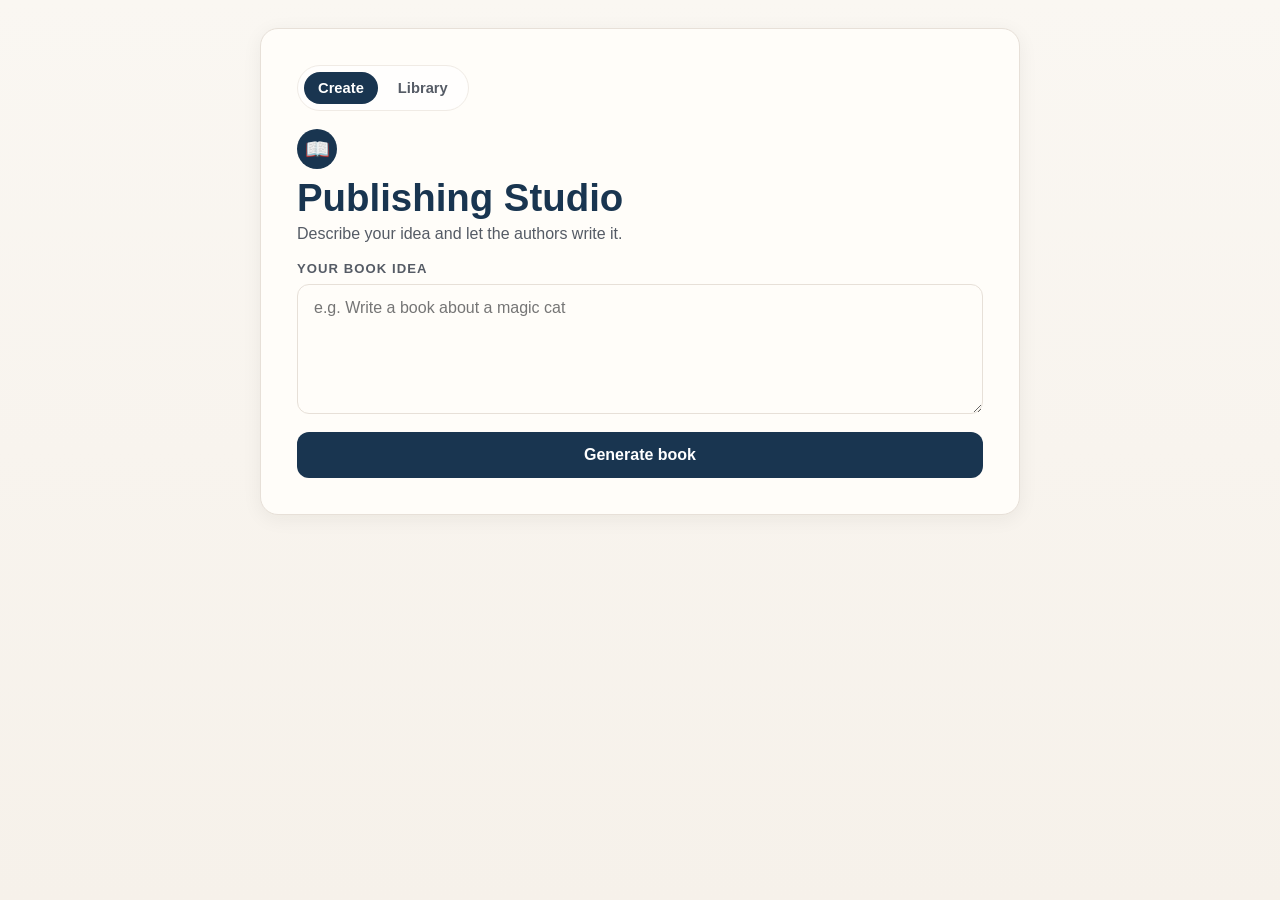
<file: src/publishing_studio/public/index.html>
<!DOCTYPE html>
<html lang="en">
  <head>
    <meta charset="UTF-8" />
    <meta name="viewport" content="width=device-width, initial-scale=1" />
    <title>Bookify Publishing Studio</title>
    <link rel="stylesheet" href="styles.css" />
  </head>
  <body>
    <div class="glow glow-a"></div>
    <div class="glow glow-b"></div>

    <main class="card">
      <nav class="nav">
        <a href="index.html" class="active">Create</a>
        <a href="books.html">Library</a>
      </nav>
      <header>
        <div class="logo">📖</div>
        <h1>Publishing Studio</h1>
        <p class="subtitle">Describe your idea and let the authors write it.</p>
      </header>

      <form id="form">
        <label for="prompt">Your book idea</label>
        <textarea
          id="prompt"
          rows="4"
          placeholder="e.g. Write a book about a magic cat"
          required
        ></textarea>
        <button id="generate" type="submit">
          <span class="btn-label">Generate book</span>
          <span class="spinner"></span>
        </button>
      </form>

      <section id="progress" class="progress hidden" aria-live="polite">
        <div class="progress-head">
          <span id="step-label" class="step-label">Queued</span>
          <span id="percent" class="percent">0%</span>
        </div>
        <div class="bar">
          <div id="bar-fill" class="bar-fill"></div>
        </div>
        <div id="step-count" class="step-count">Step 0 of 6</div>
      </section>

      <section id="error" class="message error hidden"></section>

      <section id="result" class="result hidden">
        <h2>Result</h2>
        <pre id="result-body"></pre>
      </section>
    </main>

    <script src="app.js"></script>
  </body>
</html>
</file>
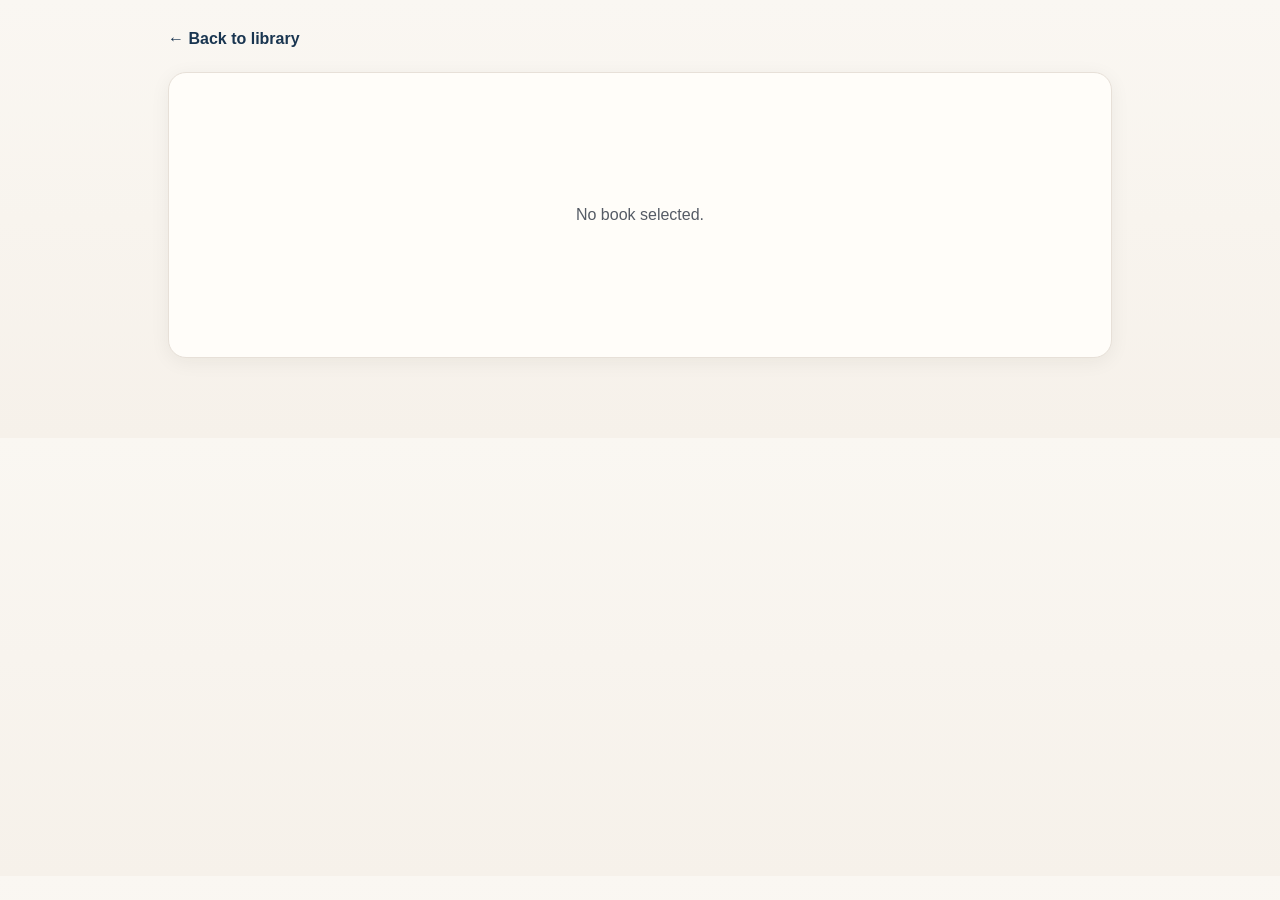
<file: src/library/book.html>
<!DOCTYPE html>
<html lang="en">
  <head>
    <meta charset="UTF-8" />
    <meta name="viewport" content="width=device-width, initial-scale=1.0" />
    <title>Book Reader</title>
    <link rel="stylesheet" href="styles.css" />
  </head>
  <body>
    <div class="reader-shell">
      <div class="reader-topbar">
        <a class="back-link" href="index.html">← Back to library</a>
      </div>

      <article class="book-reader" id="bookReader">
        <div class="empty-state">Loading book…</div>
      </article>
    </div>

    <script src="../books/catalog.js"></script>
    <script src="book.js"></script>
  </body>
</html>
</file>
<file: src/publishing_studio/public/styles.css>
:root {
  --bg-primary: #faf7f2;
  --bg-secondary: #fffdf9;
  --bg-card: #fffdf9;
  --bg-hover: #f5eee5;
  --bg-selected: #f1e5d5;
  --color-primary: #193550;
  --color-primary-hover: #284a68;
  --color-accent: #c89447;
  --color-accent-hover: #ac7831;
  --color-danger: #b94747;
  --color-success: #2f7d4d;
  --text-primary: #111722;
  --text-secondary: #555b65;
  --text-muted: #81818a;
  --text-on-primary: #ffffff;
  --border-primary: #e7e0d8;
  --border-light: #f0ebe5;
  --progress-fill: #193550;
  --progress-track: #e5e2de;
  --shadow-card: 0 4px 20px rgba(38, 30, 20, 0.06);
  --shadow-hover: 0 8px 28px rgba(38, 30, 20, 0.1);
  --radius-sm: 8px;
  --radius-md: 12px;
  --radius-lg: 18px;
  --radius-pill: 999px;
}

* {
  box-sizing: border-box;
}

html {
  scroll-behavior: smooth;
}

body {
  margin: 0;
  min-height: 100vh;
  padding: 28px 16px 48px;
  background: linear-gradient(180deg, var(--bg-primary) 0%, #f6f1ea 100%);
  color: var(--text-primary);
  font-family: "Segoe UI", Tahoma, Geneva, Verdana, sans-serif;
}

a {
  color: inherit;
  text-decoration: none;
}

button,
textarea {
  font: inherit;
}

.glow {
  display: none;
}

.card {
  width: 100%;
  max-width: 760px;
  margin: 0 auto;
  background: var(--bg-card);
  border: 1px solid var(--border-primary);
  border-radius: var(--radius-lg);
  box-shadow: var(--shadow-card);
  padding: clamp(20px, 4vw, 36px);
}

.card.wide {
  max-width: 1120px;
}

.nav {
  display: inline-flex;
  align-items: center;
  gap: 6px;
  padding: 6px;
  margin-bottom: 18px;
  border-radius: var(--radius-pill);
  background: rgba(255, 255, 255, 0.7);
  border: 1px solid var(--border-light);
}

.nav a {
  padding: 8px 14px;
  border-radius: var(--radius-pill);
  color: var(--text-secondary);
  font-weight: 700;
  font-size: 0.92rem;
  transition: background-color 0.2s ease, color 0.2s ease;
}

.nav a:hover {
  background: var(--bg-hover);
  color: var(--color-primary);
}

.nav a.active {
  background: var(--color-primary);
  color: var(--text-on-primary);
}

header {
  margin-bottom: 18px;
}

.logo {
  display: inline-flex;
  align-items: center;
  justify-content: center;
  width: 40px;
  height: 40px;
  border-radius: 50%;
  background: var(--color-primary);
  color: var(--text-on-primary);
  font-size: 20px;
  margin-bottom: 8px;
}

h1 {
  margin: 0 0 6px;
  color: var(--color-primary);
  font-size: clamp(1.8rem, 3vw, 2.6rem);
  line-height: 1.1;
}

.subtitle {
  margin: 0;
  color: var(--text-secondary);
}

label {
  display: block;
  margin-bottom: 8px;
  color: var(--text-secondary);
  font-size: 0.82rem;
  text-transform: uppercase;
  letter-spacing: 0.08em;
  font-weight: 700;
}

textarea {
  width: 100%;
  resize: vertical;
  min-height: 130px;
  padding: 14px 16px;
  border: 1px solid var(--border-primary);
  border-radius: var(--radius-md);
  background: var(--bg-secondary);
  color: var(--text-primary);
  outline: none;
  transition: border-color 0.2s ease, box-shadow 0.2s ease;
}

textarea:focus {
  border-color: var(--color-primary);
  box-shadow: 0 0 0 3px rgba(25, 53, 80, 0.12);
}

textarea:disabled {
  opacity: 0.75;
}

button {
  border: 1px solid transparent;
  border-radius: var(--radius-md);
  cursor: pointer;
}

#generate {
  width: 100%;
  margin-top: 14px;
  padding: 13px 16px;
  display: flex;
  align-items: center;
  justify-content: center;
  gap: 10px;
  background: var(--color-primary);
  color: var(--text-on-primary);
  font-size: 1rem;
  font-weight: 700;
  transition: background-color 0.2s ease, transform 0.2s ease;
}

#generate:hover:not(:disabled) {
  background: var(--color-primary-hover);
  transform: translateY(-1px);
}

#generate:disabled {
  cursor: not-allowed;
  opacity: 0.7;
}

.spinner {
  display: none;
  width: 16px;
  height: 16px;
  border: 2px solid rgba(255, 255, 255, 0.5);
  border-top-color: #fff;
  border-radius: 50%;
  animation: spin 0.8s linear infinite;
}

button.loading .spinner {
  display: inline-block;
}

.hidden {
  display: none !important;
}

.progress {
  margin-top: 24px;
  padding: 16px;
  border: 1px solid var(--border-primary);
  border-radius: var(--radius-md);
  background: var(--bg-secondary);
}

.progress-head {
  display: flex;
  justify-content: space-between;
  align-items: baseline;
  gap: 8px;
  margin-bottom: 10px;
}

.step-label {
  font-weight: 700;
  color: var(--text-primary);
}

.percent,
.step-count {
  font-size: 0.9rem;
  color: var(--text-secondary);
  font-variant-numeric: tabular-nums;
}

.bar {
  height: 12px;
  border-radius: var(--radius-pill);
  overflow: hidden;
  background: var(--progress-track);
}

.bar-fill {
  height: 100%;
  width: 0%;
  border-radius: var(--radius-pill);
  background: var(--progress-fill);
  transition: width 0.35s ease;
}

.bar-fill.done {
  background: var(--color-success);
}

.bar-fill.failed {
  background: var(--color-danger);
}

.step-count {
  margin-top: 10px;
}

.message,
.result {
  margin-top: 18px;
  border-radius: var(--radius-md);
  padding: 14px 16px;
  border: 1px solid var(--border-primary);
  background: var(--bg-secondary);
}

.error {
  color: #7a2020;
  border-color: rgba(185, 71, 71, 0.3);
  background: rgba(185, 71, 71, 0.09);
}

.result h2 {
  margin: 0 0 8px;
  color: var(--color-primary);
  font-size: 1rem;
}

.result pre {
  margin: 0;
  max-height: 320px;
  overflow: auto;
  white-space: pre-wrap;
  word-break: break-word;
  line-height: 1.5;
  color: var(--text-secondary);
}

.book-grid {
  display: grid;
  grid-template-columns: repeat(auto-fill, minmax(250px, 1fr));
  gap: 14px;
}

.book-card {
  margin: 0;
  width: 100%;
  padding: 14px;
  display: flex;
  gap: 14px;
  align-items: flex-start;
  text-align: left;
  border: 1px solid var(--border-primary);
  border-radius: var(--radius-md);
  background: var(--bg-secondary);
  box-shadow: var(--shadow-card);
  transition: transform 0.2s ease, box-shadow 0.2s ease;
}

.book-card:hover:not(:disabled) {
  transform: translateY(-2px);
  box-shadow: var(--shadow-hover);
}

.book-cover {
  flex: none;
  width: 64px;
  height: 92px;
  border-radius: 8px 10px 10px 8px;
  display: grid;
  place-items: center;
  font-size: 28px;
  font-weight: 700;
  color: var(--text-on-primary);
  background: linear-gradient(160deg, #2d5478, #193550);
}

.book-info h3 {
  margin: 0 0 4px;
  font-size: 1.05rem;
  color: var(--text-primary);
}

.book-info .by,
.book-info .meta {
  margin: 0;
  font-size: 0.82rem;
  color: var(--text-muted);
}

.book-info p {
  margin: 7px 0 0;
  font-size: 0.9rem;
  color: var(--text-secondary);
}

.link-btn,
.secondary {
  width: auto;
  margin: 0;
  padding: 8px 14px;
  background: var(--bg-secondary);
  border: 1px solid var(--border-primary);
  color: var(--color-primary);
  font-weight: 700;
}

.link-btn {
  margin-bottom: 16px;
}

.secondary:hover,
.link-btn:hover {
  background: var(--bg-hover);
}

#reader h1 {
  margin-bottom: 0;
}

#reader .subtitle {
  margin-top: 4px;
}

.book-desc {
  margin-top: 8px;
  color: var(--text-secondary);
  font-style: italic;
}

.reader-layout {
  display: grid;
  grid-template-columns: 220px 1fr;
  gap: 20px;
  margin-top: 16px;
}

.toc {
  list-style: none;
  margin: 0;
  padding: 0;
  align-self: start;
  position: sticky;
  top: 12px;
}

.toc button {
  width: 100%;
  margin: 0 0 6px;
  padding: 9px 11px;
  border: 1px solid transparent;
  border-radius: var(--radius-sm);
  background: transparent;
  text-align: left;
  color: var(--text-secondary);
  font-size: 0.9rem;
}

.toc button small {
  display: block;
  margin-top: 2px;
  font-size: 0.72rem;
  color: var(--text-muted);
}

.toc li.active button {
  border-color: var(--border-primary);
  background: var(--bg-selected);
  color: var(--color-primary);
}

.chapter {
  min-width: 0;
  padding: 16px 20px;
  border-radius: var(--radius-md);
  border: 1px solid var(--border-primary);
  background: var(--bg-secondary);
  line-height: 1.75;
  color: var(--text-primary);
}

.chapter-title {
  color: var(--color-primary);
}

.chapter h1,
.chapter h2,
.chapter h3 {
  color: var(--color-primary);
  line-height: 1.3;
}

.chapter blockquote {
  margin: 1em 0;
  padding: 4px 14px;
  border-left: 3px solid var(--color-accent);
  color: var(--text-secondary);
}

.chapter code {
  background: #f0ebe5;
  padding: 2px 5px;
  border-radius: 4px;
}

.chapter pre {
  overflow: auto;
  padding: 12px;
  border-radius: var(--radius-sm);
  background: #f3efe8;
}

.chapter a {
  color: var(--color-primary);
  text-decoration: underline;
}

.chapter hr {
  border: 0;
  border-top: 1px solid var(--border-primary);
}

.chapter-nav {
  margin-top: 16px;
  display: flex;
  justify-content: space-between;
}

@keyframes spin {
  to {
    transform: rotate(360deg);
  }
}

@media (max-width: 760px) {
  body {
    padding: 14px;
  }

  .card {
    padding: 16px;
  }

  .reader-layout {
    grid-template-columns: 1fr;
  }

  .toc {
    position: static;
  }

  .book-grid {
    grid-template-columns: 1fr;
  }
}
</file>
<file: src/library/styles.css>
:root {
  --bg-primary: #FAF7F2;
  --bg-secondary: #FFFDF9;
  --bg-card: #FFFDF9;
  --bg-hover: #F5EEE5;
  --bg-selected: #F1E5D5;
  --color-primary: #193550;
  --color-primary-hover: #284A68;
  --color-accent: #C89447;
  --color-accent-hover: #AC7831;
  --text-primary: #111722;
  --text-secondary: #555B65;
  --text-muted: #81818A;
  --text-on-primary: #FFFFFF;
  --border-primary: #E7E0D8;
  --border-light: #F0EBE5;
  --progress-fill: #193550;
  --progress-track: #E5E2DE;
  --shadow-card: 0 4px 20px rgba(38, 30, 20, 0.06);
  --shadow-hover: 0 8px 28px rgba(38, 30, 20, 0.10);
  --radius-sm: 8px;
  --radius-md: 12px;
  --radius-lg: 18px;
  --radius-pill: 999px;
}

* {
  box-sizing: border-box;
}

html {
  scroll-behavior: smooth;
}

body {
  margin: 0;
  background: linear-gradient(180deg, var(--bg-primary) 0%, #f6f1ea 100%);
  color: var(--text-primary);
  font-family: "Segoe UI", Tahoma, Geneva, Verdana, sans-serif;
}

img {
  display: block;
  max-width: 100%;
}

a {
  color: inherit;
  text-decoration: none;
}

button {
  font: inherit;
}

.page-shell {
  max-width: 1280px;
  margin: 0 auto;
  padding: 24px 20px 80px;
}

.site-header {
  margin-bottom: 24px;
}

.brand-lockup {
  display: inline-flex;
  align-items: center;
  gap: 12px;
  padding: 10px 16px;
  border-radius: var(--radius-pill);
  background: rgba(255, 255, 255, 0.6);
  border: 1px solid var(--border-light);
  box-shadow: var(--shadow-card);
}

.brand-mark {
  display: inline-flex;
  width: 32px;
  height: 32px;
  border-radius: 50%;
  align-items: center;
  justify-content: center;
  background: var(--color-primary);
  color: var(--text-on-primary);
  font-weight: 700;
}

.brand-text {
  font-weight: 700;
  color: var(--color-primary);
  letter-spacing: 0.02em;
}

.hero {
  position: relative;
  overflow: hidden;
  border-radius: var(--radius-lg);
  box-shadow: var(--shadow-card);
  border: 1px solid var(--border-primary);
  background: var(--color-primary);
}

.hero-banner {
  width: 100%;
  height: min(42vw, 360px);
  min-height: 220px;
  object-fit: cover;
  display: block;
}

.hero-overlay {
  position: absolute;
  inset: 0;
  display: flex;
  flex-direction: column;
  justify-content: center;
  padding: 36px clamp(20px, 5vw, 56px);
  background: linear-gradient(90deg, rgba(25, 53, 80, 0.82), rgba(25, 53, 80, 0.2));
}

.eyebrow {
  margin: 0 0 10px;
  color: var(--color-accent);
  text-transform: uppercase;
  letter-spacing: 0.12em;
  font-size: 0.72rem;
  font-weight: 700;
}

.hero-overlay h1 {
  margin: 0;
  max-width: 620px;
  font-size: clamp(2.2rem, 4vw, 4rem);
  line-height: 1.05;
  color: var(--text-on-primary);
}

section {
  margin-top: 42px;
}

.section-heading {
  display: flex;
  align-items: end;
  justify-content: space-between;
  gap: 16px;
  margin-bottom: 18px;
}

.section-heading h2 {
  margin: 0;
  font-size: clamp(1.7rem, 2vw, 2.4rem);
  color: var(--text-primary);
}

.carousel-controls {
  display: flex;
  gap: 8px;
}

.carousel-button {
  width: 42px;
  height: 42px;
  border: 1px solid var(--border-primary);
  background: var(--bg-card);
  color: var(--color-primary);
  border-radius: 50%;
  cursor: pointer;
  transition: transform 0.2s ease, box-shadow 0.2s ease;
}

.carousel-button:hover {
  transform: translateY(-1px);
  box-shadow: var(--shadow-card);
}

.author-carousel {
  display: flex;
  gap: 18px;
  overflow-x: auto;
  padding-bottom: 8px;
  scroll-snap-type: x proximity;
  scrollbar-width: thin;
}

.author-card {
  min-width: clamp(200px, 22vw, 250px);
  background: var(--bg-card);
  border: 1px solid var(--border-primary);
  border-radius: var(--radius-lg);
  box-shadow: var(--shadow-card);
  padding: 18px;
  scroll-snap-align: start;
}

.author-card img {
  width: 100%;
  aspect-ratio: 1;
  object-fit: cover;
  border-radius: 18px;
  margin-bottom: 14px;
  background: #f0e7df;
}

.author-card h3 {
  margin: 0 0 6px;
  font-size: 1.2rem;
  color: var(--text-primary);
}

.author-card p {
  margin: 0;
  color: var(--text-secondary);
  font-size: 0.95rem;
}

.books-grid {
  display: grid;
  grid-template-columns: repeat(auto-fit, minmax(170px, 1fr));
  gap: 26px 22px;
  justify-items: start;
}

.book-card-button {
  display: block;
  width: 100%;
  padding: 0;
  border: 0;
  background: none;
  cursor: pointer;
}

body.modal-open { overflow: hidden; }

.modal[hidden] { display: none; }

.modal {
  position: fixed;
  inset: 0;
  z-index: 100;
  display: flex;
  align-items: center;
  justify-content: center;
  padding: 16px;
}

.modal-backdrop {
  position: absolute;
  inset: 0;
  background: rgba(17, 23, 34, 0.6);
}

.modal-dialog {
  position: relative;
  display: flex;
  gap: 28px;
  width: 100%;
  max-width: 760px;
  max-height: 90vh;
  overflow-y: auto;
  padding: 28px;
  background: var(--bg-secondary);
  border-radius: var(--radius-lg);
  box-shadow: var(--shadow-hover);
}

.modal-cover {
  flex: 0 0 240px;
  width: 240px;
  align-self: flex-start;
  border-radius: 12px;
  box-shadow: 0 10px 20px rgba(26, 23, 17, 0.25);
}

.modal-info { flex: 1; min-width: 0; }
.modal-info h2 { margin: 0 0 6px; color: var(--color-primary); }
.modal-author { margin: 0; font-weight: 600; color: var(--text-secondary); }
.modal-stats { margin: 4px 0 16px; font-size: 0.9rem; color: var(--text-muted); }
.modal-description { line-height: 1.6; color: var(--text-primary); }

.modal-close {
  position: absolute;
  top: 10px;
  right: 14px;
  border: 0;
  background: none;
  font-size: 1.8rem;
  line-height: 1;
  cursor: pointer;
  color: var(--text-secondary);
}

.modal-read,
.chapter-nav button {
  display: inline-block;
  padding: 10px 22px;
  border: 0;
  border-radius: var(--radius-pill);
  background: var(--color-primary);
  color: var(--text-on-primary);
  font: inherit;
  font-weight: 600;
  text-decoration: none;
  cursor: pointer;
}

.modal-read:hover,
.chapter-nav button:hover:not(:disabled) { background: var(--color-primary-hover); }

.chapter-nav {
  display: flex;
  align-items: center;
  justify-content: space-between;
  gap: 12px;
  margin: 24px 0;
}

.chapter-nav button:disabled,
.page-controls button:disabled { opacity: 0.4; cursor: default; }

.chapter-nav { justify-content: center; }

.book-spread {
  box-sizing: border-box;
  height: min(72vh, 680px);
  padding: 36px 44px;
  background: #FFFDF9;
  border: 1px solid var(--border-primary);
  border-radius: 6px;
  box-shadow: var(--shadow-card), inset 0 0 40px rgba(200, 148, 71, 0.08);
  position: relative;
}

.book-spread::after {
  content: "";
  position: absolute;
  top: 0;
  bottom: 0;
  left: 50%;
  width: 40px;
  margin-left: -20px;
  pointer-events: none;
  background: linear-gradient(90deg, transparent, rgba(38, 30, 20, 0.1) 50%, transparent);
  display: none;
}

@media (min-width: 820px) {
  .book-spread::after { display: block; }
}

.book-viewport { height: 100%; overflow: hidden; }

.book-pages {
  box-sizing: border-box;
  transition: transform 0.35s ease;
  font-family: Georgia, 'Times New Roman', serif;
  font-size: 1.1rem;
  line-height: 1.75;
  color: var(--text-primary);
  text-align: justify;
  hyphens: auto;
}

.book-pages p { margin: 0; text-indent: 1.5em; }
.book-pages .chapter-title { text-align: center; margin: 1.5em 0 1.2em; font-size: 1.6rem; text-indent: 0; }
.book-pages .chapter-title span { display: block; font-size: 1rem; font-weight: 400; font-style: italic; color: var(--text-secondary); }
.book-pages h1, .book-pages h2, .book-pages h3 { break-after: avoid; }

.page-controls {
  display: flex;
  align-items: center;
  justify-content: space-between;
  gap: 12px;
  margin: 18px 0;
  color: var(--text-secondary);
  font-size: 0.9rem;
}

.page-controls button {
  padding: 10px 22px;
  border: 0;
  border-radius: var(--radius-pill);
  background: var(--color-primary);
  color: var(--text-on-primary);
  font: inherit;
  font-weight: 600;
  cursor: pointer;
}

.page-controls button.highlight { background: var(--color-accent); }
.chapter-nav select { flex: 1; min-width: 0; max-width: 320px; padding: 8px; font: inherit; }

@media (max-width: 600px) {
  .modal-dialog { flex-direction: column; align-items: center; }
  .modal-cover { flex-basis: auto; width: 60%; }
}

.book-card {
  position: relative;
  width: 100%;
  max-width: 240px;
  border-radius: 14px;
  overflow: hidden;
  box-shadow: 0 10px 20px rgba(26, 23, 17, 0.18);
  transform-style: preserve-3d;
  transform-origin: center center;
  transition: transform 0.35s cubic-bezier(0.2, 0.7, 0.2, 1), box-shadow 0.35s ease;
}

.book-card::before {
  content: "";
  position: absolute;
  inset: 0;
  pointer-events: none;
  border-radius: inherit;
  background: linear-gradient(120deg, rgba(255, 255, 255, 0.2) 20%, rgba(255, 255, 255, 0.02) 45%, rgba(0, 0, 0, 0.14) 100%);
  opacity: 0.75;
  transition: opacity 0.35s ease;
}

.book-card:hover {
  transform: translateY(-10px) rotateX(2.5deg) rotateY(-4deg) scale(1.03);
  box-shadow: 0 22px 34px rgba(26, 23, 17, 0.24);
}

.book-card:hover::before {
  opacity: 0.55;
}

.book-card a {
  display: block;
  line-height: 0;
}

.book-card-cover {
  width: 100%;
  aspect-ratio: 2 / 3;
  object-fit: cover;
  background: linear-gradient(135deg, #efe3d3, #ddd3c8);
}

.reader-shell {
  max-width: 980px;
  margin: 0 auto;
  padding: 30px 18px 80px;
}

.reader-topbar {
  display: flex;
  align-items: center;
  justify-content: space-between;
  gap: 16px;
  margin-bottom: 24px;
}

.back-link {
  display: inline-flex;
  align-items: center;
  gap: 8px;
  color: var(--color-primary);
  font-weight: 700;
}

.book-reader {
  background: var(--bg-card);
  border: 1px solid var(--border-primary);
  border-radius: var(--radius-lg);
  box-shadow: var(--shadow-card);
  padding: clamp(22px, 4vw, 42px);
}

.book-reader-header {
  margin-bottom: 24px;
  padding-bottom: 18px;
  border-bottom: 1px solid var(--border-primary);
}

.book-reader-header h1 {
  margin: 0 0 10px;
  color: var(--color-primary);
  font-size: clamp(2rem, 3vw, 3rem);
}

.book-reader-header p {
  margin: 0;
  color: var(--text-secondary);
}

.book-reader-body {
  color: var(--text-primary);
  line-height: 1.8;
  font-size: 1.05rem;
}

.book-reader-body h1,
.book-reader-body h2,
.book-reader-body h3,
.book-reader-body h4 {
  color: var(--color-primary);
  margin-top: 1.8em;
  margin-bottom: 0.8em;
}

.book-reader-body p {
  margin: 0 0 1.2em;
}

.book-reader-body strong {
  color: var(--color-primary);
}

.book-reader-body em {
  color: var(--text-secondary);
}

.book-reader-body ul,
.book-reader-body ol {
  margin: 0 0 1.5em 1.5em;
  padding: 0;
}

.book-reader-body li {
  margin-bottom: 0.5em;
}

.book-reader-body hr {
  border: 0;
  border-top: 1px solid var(--border-primary);
  margin: 2em 0;
}

.empty-state {
  display: grid;
  place-items: center;
  min-height: 200px;
  color: var(--text-secondary);
}

@media (max-width: 640px) {
  .page-shell {
    padding-inline: 14px;
  }

  .hero-overlay {
    padding-top: 24px;
    padding-bottom: 24px;
  }

  .hero-banner {
    height: 240px;
  }

  .section-heading {
    align-items: start;
    flex-direction: column;
  }

  .books-grid {
    grid-template-columns: 1fr;
  }
}
</file>
